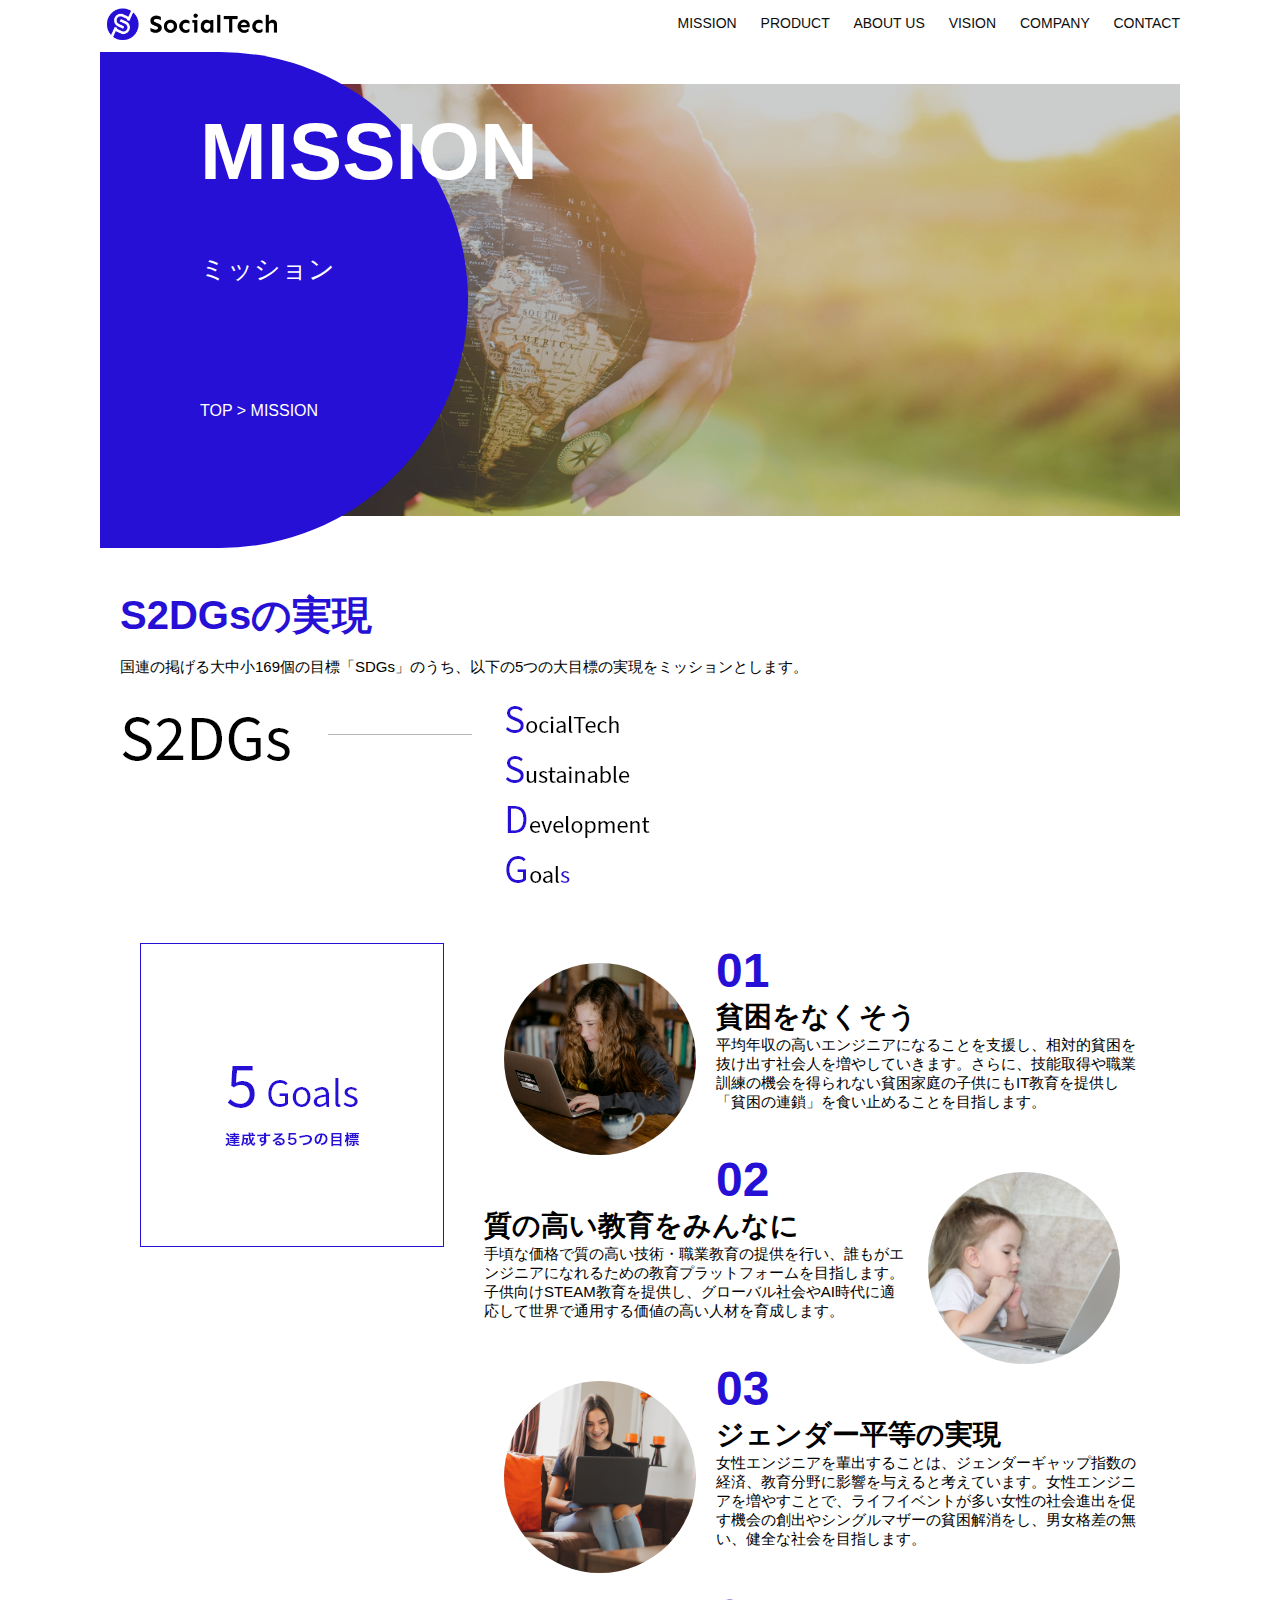
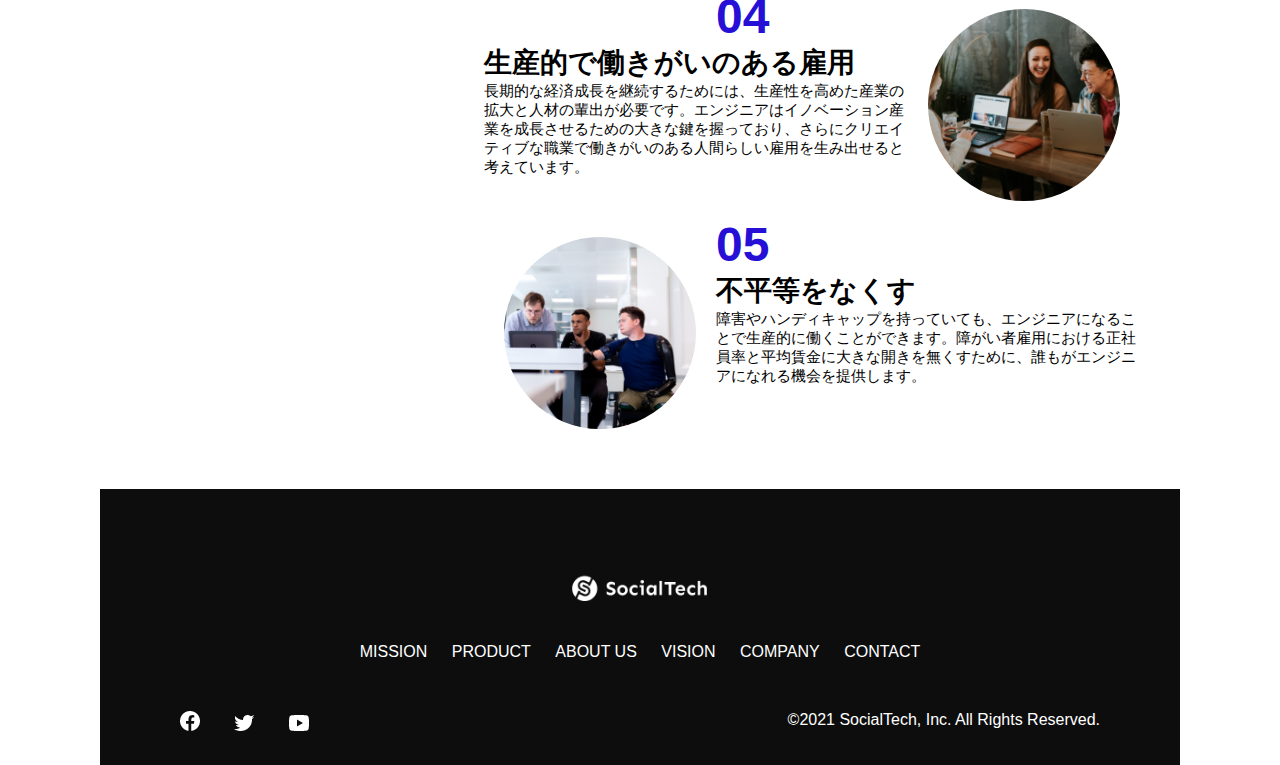
<file: sosialtech/SOCIALTECH-jQuery/mission.html>
<!DOCTYPE html>
<html lang="ja">
<head>
  <meta charset="UTF-8">
  <meta name="description" content="SocialTechが目指す5つの目標(S2DGs)を紹介します">
  <meta name="viewport" content="width=device-width, initial-scale=1.0">
  <link rel="stylesheet" href="style.css">
  <title>SosialTech - MISSION ミッション -</title>
</head>

<body>
<!-- ヘッダー -->
<header>
  <!-- ロゴ -->
  <a href="index.html" id="logo"><img src="images/logo.png" alt="トップページに戻る"></a>
  <!-- PC用ナビゲーション -->
  <nav id="nav-pc">
    <a href="mission.html">MISSION</a>
    <a href="product.html">PRODUCT</a>
    <a href="index.html#aboutus">ABOUT US</a>
    <a href="index.html#vision">VISION</a>
    <a href="index.html#company">COMPANY</a>
    <a href="index.html#contact">CONTACT</a>
  </nav>

  <!-- スマホ用メニューボタン -->
  <img id="menu-sp" src="images/button-menu.png" alt="ナビゲーションを開く" onclick="document.getElementById('nav-sp').style.display='block'">

  <!-- スマホ用ナビゲーション -->
  <nav id="nav-sp">
    <img id="close" src="images/button-close.png" alt="ナビゲーションを閉じる" onclick="document.getElementById('nav-sp').style.display = 'none'">
    <a id="logo-sp" href="index.html" onclick="document.getElementById('nav-sp').style.display = 'none'"><img
    src="images/logo-sp.png" alt="トップページに戻る"></a>
    <a class="menu" href="mission.html" onclick="document.getElementById('nav-sp').style.display = 'none'">MISSION</a>
    <a class="menu" href="product.html" onclick="document.getElementById('nav-sp').style.display = 'none'">PRODUCT</a>
    <a class="menu" href="index.html#aboutus" onclick="document.getElementById('nav-sp').style.display = 'none'">ABOUT US</a>
    <a class="menu" href="index.html#vision" onclick="document.getElementById('nav-sp').style.display = 'none'">VISION</a>
    <a class="menu" href="index.html#company" onclick="document.getElementById('nav-sp').style.display = 'none'">COMPANY</a>
    <a class="menu" href="index.html#contact" onclick="document.getElementById('nav-sp').style.display = 'none'">CONTACT</a>
    <div id="sns">
      <a href="https://www.facebook.com/sejuku2013"><img src="images/button-facebook.png" alt="Facebookのリンク"></a>
      <a href="https://twitter.com/samuraijuku"><img src="images/button-twitter.png" alt="Twitterのリンク"></a>
      <a href="https://www.youtube.com/channel/UCCFOQO5aDK0xXam4cUQXT8g"><img src="images/button-youtube.png" alt="YouTubeのリンク"></a>
    </div>
  </nav>
</header>
<main>
  <article>
   <section id="mission-main">
    <div id="mission-title">
      <h1>MISSION</h1>
      <span>ミッション</span>
      <div>TOP > MISSION</div>
    </div>
   </section>
   <section id="mission-s2dgs">
    <h2 class="mission-h2">S2DGsの実現</h2>
    <p>国連の掲げる大中小169個の目標「SDGs」のうち、以下の5つの大目標の実現をミッションとします。</p>
    <img src="images/mission/mission-s2dgs.png" alt="S2DGs">
   </section>
   <section id="mission-5goals">
    <div>
      <img id="s2dgs-image" src="images/mission/mission-5goals.png" alt="5Goals">
    </div>

    <div>
      <div>
        <img class="fivegoals-image-left" src="images/mission/mission-5goals01.png" alt="PCを操作する女の子">
        <span class="fivegoals-number">01</span>
        <h3 class="fivegoals-h3">貧困をなくそう</h3>
        <p class="fivegoals-p">
          平均年収の高いエンジニアになることを支援し、相対的貧困を抜け出す社会人を増やしていきます。さらに、技能取得や職業訓練の機会を得られない貧困家庭の子供にもIT教育を提供し「貧困の連鎖」を食い止めることを目指します。
        </p>
      </div>

      <div>
        <img class="fivegoals-image-right" src="images/mission/mission-5goals02.png" alt="PCを見つめる小さい女の子">
        <span class="fivegoals-number">02</span>
        <h3 class="fivegoals-h3">質の高い教育をみんなに</h3>
        <p class="fivegoals-p">
          手頃な価格で質の高い技術・職業教育の提供を行い、誰もがエンジニアになれるための教育プラットフォームを目指します。子供向けSTEAM教育を提供し、グローバル社会やAI時代に適応して世界で通用する価値の高い人材を育成します。
        </p>
      </div>

      <div>
        <img class="fivegoals-image-left" src="images/mission/mission-5goals03.png" alt="PCを操作する女性">
        <span class="fivegoals-number">03</span>
        <h3 class="fivegoals-h3">ジェンダー平等の実現</h3>
        <p class="fivegoals-p">
          女性エンジニアを輩出することは、ジェンダーギャップ指数の経済、教育分野に影響を与えると考えています。女性エンジニアを増やすことで、ライフイベントが多い女性の社会進出を促す機会の創出やシングルマザーの貧困解消をし、男女格差の無い、健全な社会を目指します。
        </p>
      </div>

      <div>
        <img class="fivegoals-image-right" src="images/mission/mission-5goals04.png" alt="笑顔で話し合う3人の男女">
        <span class="fivegoals-number">04</span>
        <h3 class="fivegoals-h3">生産的で働きがいのある雇用</h3>
        <p class="fivegoals-p">
          長期的な経済成長を継続するためには、生産性を高めた産業の拡大と人材の輩出が必要です。エンジニアはイノベーション産業を成長させるための大きな鍵を握っており、さらにクリエイティブな職業で働きがいのある人間らしい雇用を生み出せると考えています。
        </p>
      </div>

      <div>
        <img class="fivegoals-image-left" src="images/mission/mission-5goals05.png" alt="障害を持つ男性が生き生きと働く様子">
        <span class="fivegoals-number">05</span>
        <h3 class="fivegoals-h3">不平等をなくす</h3>
        <p class="fivegoals-p">
          障害やハンディキャップを持っていても、エンジニアになることで生産的に働くことができます。障がい者雇用における正社員率と平均賃金に大きな開きを無くすために、誰もがエンジニアになれる機会を提供します。
        </p>
      </div>
    </div>
   </section>
  </article>
  <footer>
    <div id="footer-logo">
      <img src="images/logo-sp.png" alt="SocialTech">
    </div>
    <div id="footer-link">
      <a href="mission.html">MISSION</a>
      <a href="product.html">PRODUCT</a>
      <a href="index.html#aboutus">ABOUT US</a>
      <a href="index.html#vision">VISION</a>
      <a href="index.html#company">COMPANY</a>
      <a href="index.html#contact">CONTACT</a>
    </div>
    <div id="sns-footer">
      <a href="https://www.facebook.com/sejuku2013"><img src="images/button-facebook.png" alt="Facebookのリンク"></a>
          <a href="https://twitter.com/samuraijuku"><img src="images/button-twitter.png" alt="Twitterのリンク"></a>
          <a href="https://www.youtube.com/channel/UCCFOQO5aDK0xXam4cUQXT8g"><img src="images/button-youtube.png" alt="YouTubeのリンク"></a>
          <span id="copyright">&copy;2021 SocialTech, Inc. All Rights Reserved. </span>
    </div>
  </footer>
</main>
</body>
</html>
</file>
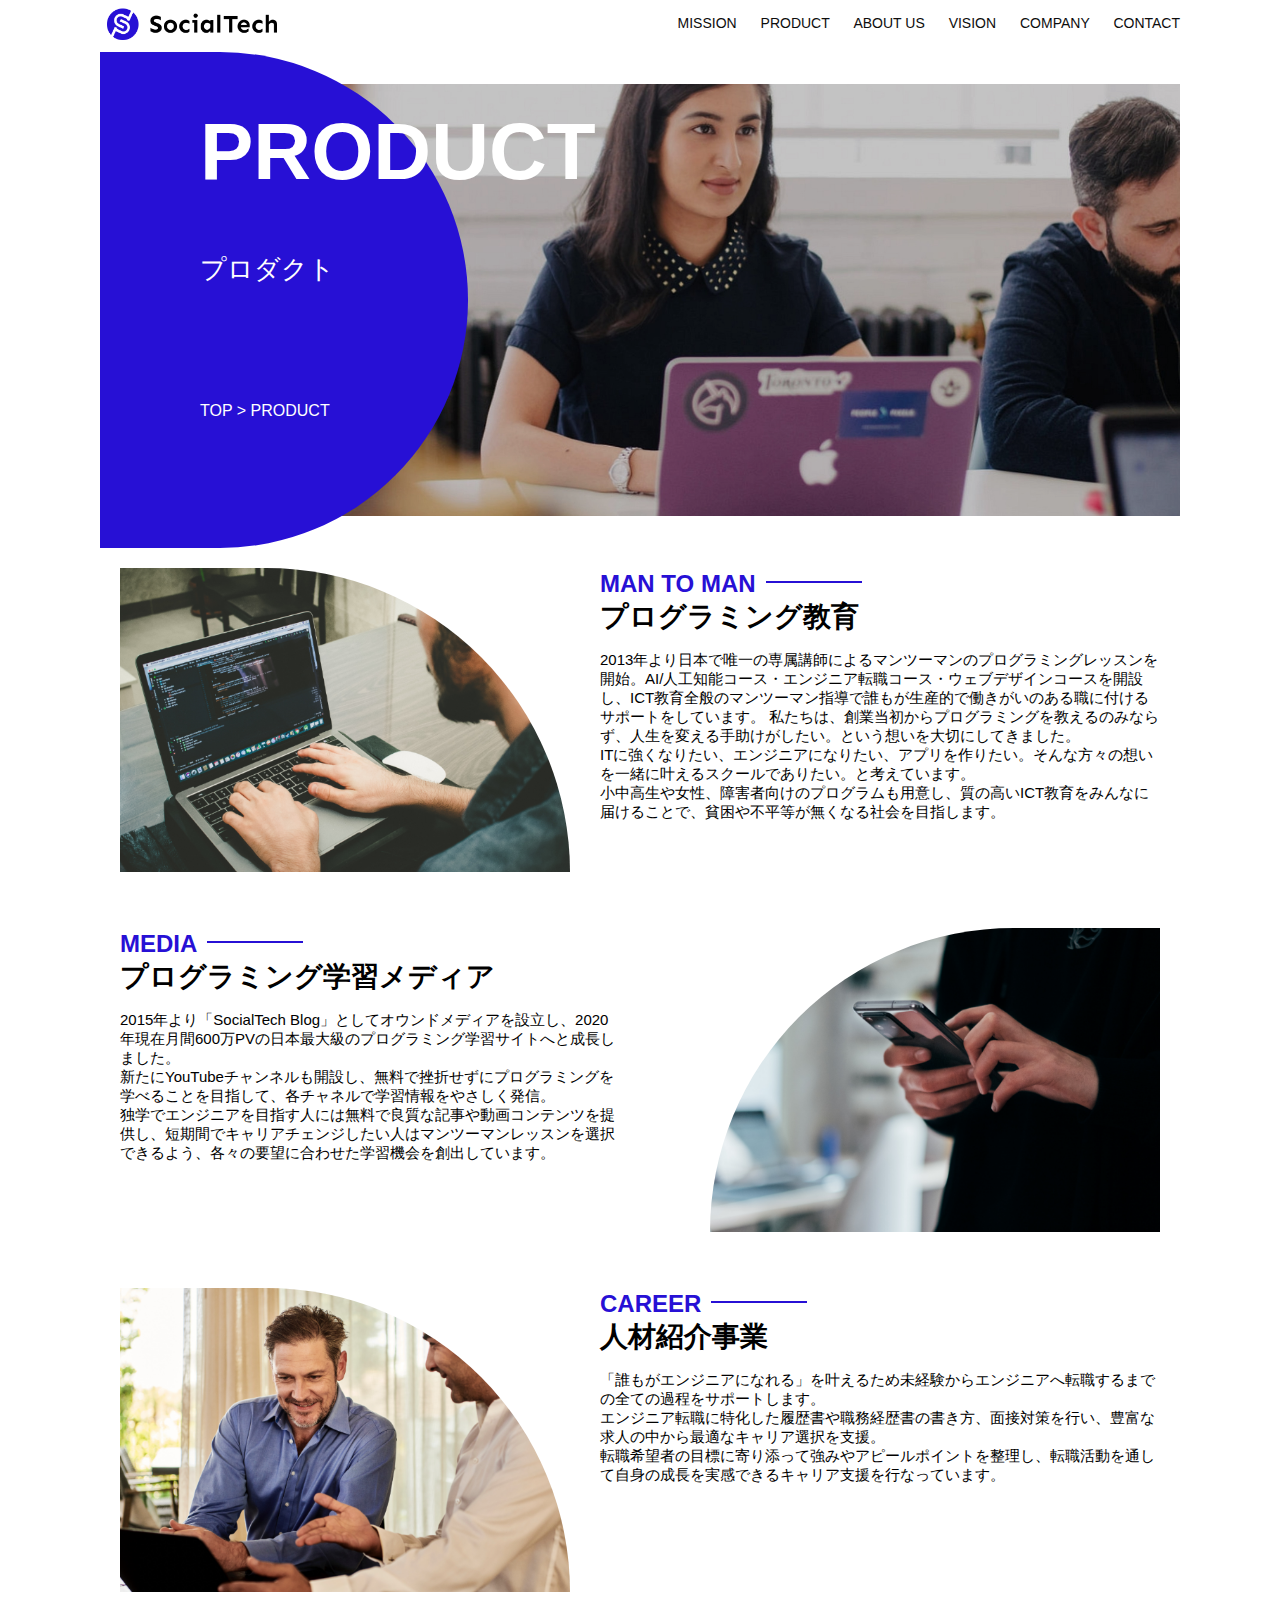
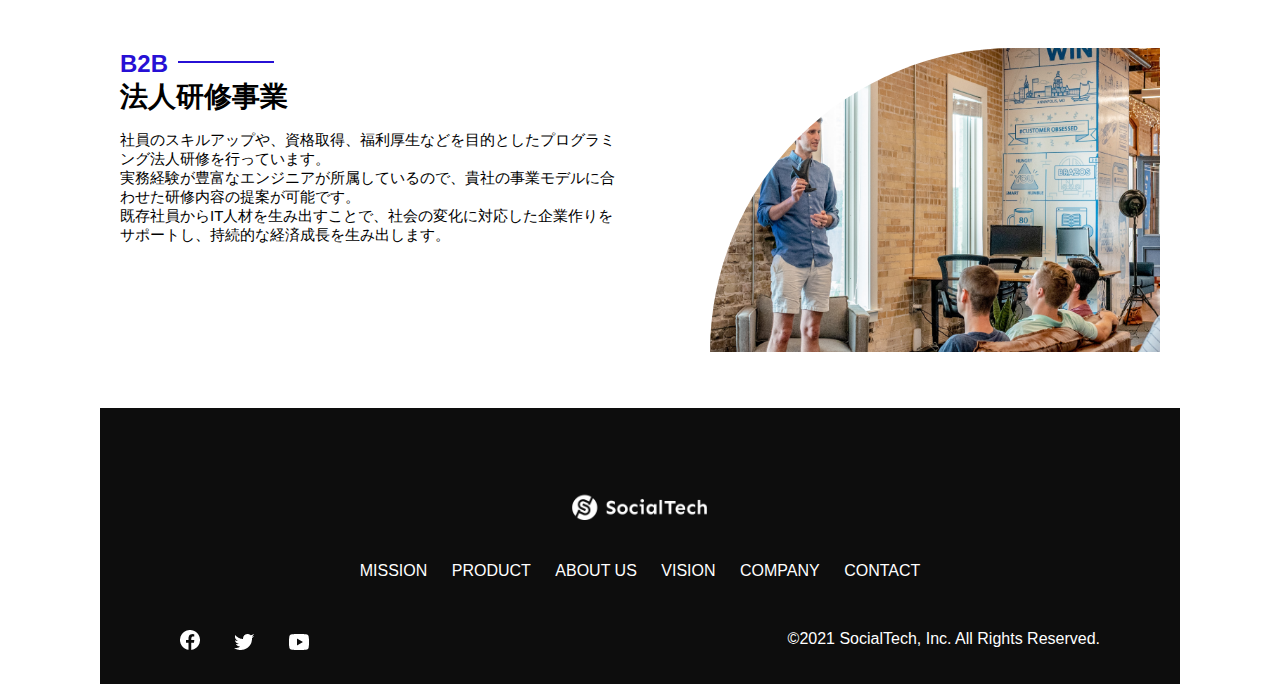
<file: sosialtech/SOCIALTECH-jQuery/product.html>
<!DOCTYPE html>
<html lang="ja">
<head>
  <title>SocialTech -PRODUCT プロダクト-</title>
  <meta charset="UTF-8">
  <meta name="description" content="SocialTechの4つのプロダクトを紹介します">
  <meta name="viewport" content="width=device-width, initial-scale=1.0">
  <link rel="stylesheet" href="style.css">
</head>
<body>
  <!-- ヘッダー-->
  <header>
    <!-- ロゴ -->
    <a href="index.html" id="logo"><img src="images/logo.png" alt="トップページに戻る"></a>

    <!-- PC用ナビゲーション -->
    <nav id="nav-pc">
      <a href="mission.html">MISSION</a>
        <a href="product.html">PRODUCT</a>
        <a href="index.html#aboutus">ABOUT US</a>
        <a href="index.html#vision">VISION</a>
        <a href="index.html#company">COMPANY</a>
        <a href="index.html#contact">CONTACT</a>
    </nav>

    <!-- スマホ用メニューボタン -->
    <img id="menu-sp" src="images/button-menu.png" alt="ナビゲーションを開く" onclick="document.getElementById('nav-sp').style.display = 'block'">

    <!-- スマホ用ナビゲーション -->
    <nav id="nav-sp">
      <img id="close" src="images/button-close.png" alt="ナビゲーションを閉じる" onclick="document.getElementById('nav-sp').style.display = 'none'">
      <a id="logo-sp" href="index.html" onclick="document.getElementById('nav-sp').style.display = 'none'"><img
          src="images/logo-sp.png" alt="トップページに戻る"></a>
      <a class="menu" href="mission.html" onclick="document.getElementById('nav-sp').style.display = 'none'">MISSION</a>
      <a class="menu" href="product.html" onclick="document.getElementById('nav-sp').style.display = 'none'">PRODUCT</a>
      <a class="menu" href="index.html#aboutus" onclick="document.getElementById('nav-sp').style.display = 'none'">ABOUT
        US</a>
      <a class="menu" href="index.html#vision"
        onclick="document.getElementById('nav-sp').style.display = 'none'">VISION</a>
      <a class="menu" href="index.html#company"
        onclick="document.getElementById('nav-sp').style.display = 'none'">COMPANY</a>
      <a class="menu" href="index.html#contact"
        onclick="document.getElementById('nav-sp').style.display = 'none'">CONTACT</a>
      <div id="sns">
        <a href="https://www.facebook.com/sejuku2013"><img src="images/button-facebook.png" alt="Facebookのリンク"></a>
        <a href="https://twitter.com/samuraijuku"><img src="images/button-twitter.png" alt="Twitterのリンク"></a>
        <a href="https://www.youtube.com/channel/UCCFOQO5aDK0xXam4cUQXT8g"><img src="images/button-youtube.png" alt="YouTubeのリンク"></a>
      </div>
    </nav> 
  </header>
  <main>
    <article>
      <section id="product-main">
        <div id="product-title">
          <h1>PRODUCT</h1>
          <span>プロダクト</span>
          <div>TOP > PRODUCT</div>
        </div>
      </section>
      <section class="product-section1">
        <img src="images/product/product-mantoman.png" alt="PCでコードを書く男性">
        <div>
          <h2 class="product-h2">MAN TO MAN</h2>
          <h3 class="product-h3">プログラミング教育</h3>
          <p>
            2013年より日本で唯一の専属講師によるマンツーマンのプログラミングレッスンを開始。AI/人工知能コース・エンジニア転職コース・ウェブデザインコースを開設し、ICT教育全般のマンツーマン指導で誰もが生産的で働きがいのある職に付けるサポートをしています。
            私たちは、創業当初からプログラミングを教えるのみならず、人生を変える手助けがしたい。という想いを大切にしてきました。<br>ITに強くなりたい、エンジニアになりたい、アプリを作りたい。そんな方々の想いを一緒に叶えるスクールでありたい。と考えています。<br>小中高生や女性、障害者向けのプログラムも用意し、質の高いICT教育をみんなに届けることで、貧困や不平等が無くなる社会を目指します。
          </p>
        </div>
     </section>
     <section class="product-section2">
      <div>
        <h2 class="product-h2">MEDIA</h2>
        <h3 class="product-h3">プログラミング学習メディア</h3>
        <p>
          2015年より「SocialTech
             Blog」としてオウンドメディアを設立し、2020年現在月間600万PVの日本最大級のプログラミング学習サイトへと成長しました。<br>新たにYouTubeチャンネルも開設し、無料で挫折せずにプログラミングを学べることを目指して、各チャネルで学習情報をやさしく発信。<br>独学でエンジニアを目指す人には無料で良質な記事や動画コンテンツを提供し、短期間でキャリアチェンジしたい人はマンツーマンレッスンを選択できるよう、各々の要望に合わせた学習機会を創出しています。
           </p>
         </div>
         <img src="images/product/product-media.png" alt="スマートフォンを操作する人">
       </section>
       <section class="product-section1">
         <img src="images/product/product-career.png" alt="笑顔で話し合う2人の男性">
         <div>
           <h2 class="product-h2">CAREER</h2>
           <h3 class="product-h3">人材紹介事業</h3>
           <p>
             「誰もがエンジニアになれる」を叶えるため未経験からエンジニアへ転職するまでの全ての過程をサポートします。<br>エンジニア転職に特化した履歴書や職務経歴書の書き方、面接対策を行い、豊富な求人の中から最適なキャリア選択を支援。<br>転職希望者の目標に寄り添って強みやアピールポイントを整理し、転職活動を通して自身の成長を実感できるキャリア支援を行なっています。<br>
           </p>
         </div>
       </section>
       <section class="product-section2">
         <div>
           <h2 class="product-h2">B2B</h2>
           <h3 class="product-h3">法人研修事業</h3>
           <p>
             社員のスキルアップや、資格取得、福利厚生などを目的としたプログラミング法人研修を行っています。<br>実務経験が豊富なエンジニアが所属しているので、貴社の事業モデルに合わせた研修内容の提案が可能です。<br>既存社員からIT人材を生み出すことで、社会の変化に対応した企業作りをサポートし、持続的な経済成長を生み出します。
           </p>
         </div>
         <img src="images/product/product-b2b.png" alt="講演中の男性とそれを聴く人々">
       </section>
    </article>



        </p>
      </div>
     </section>
    </article>
    <footer>
      <div id="footer-logo">
        <img src="images/logo-sp.png" alt="SocialTech">
      </div>
      <div id="footer-link">
        <a href="mission.html">MISSION</a>
        <a href="product.html">PRODUCT</a>
        <a href="index.html#aboutus">ABOUT US</a>
        <a href="index.html#vision">VISION</a>
        <a href="index.html#company">COMPANY</a>
        <a href="index.html#contact">CONTACT</a>
      </div>
      <div id="sns-footer">
        <a href="https://www.facebook.com/sejuku2013"><img src="images/button-facebook.png" alt="Facebookのリンク"></a>
        <a href="https://twitter.com/samuraijuku"><img src="images/button-twitter.png" alt="Twitterのリンク"></a>
        <a href="https://www.youtube.com/channel/UCCFOQO5aDK0xXam4cUQXT8g"><img src="images/button-youtube.png" alt="YouTubeのリンク"></a>
        <span id="copyright">&copy;2021 SocialTech, Inc. All Rights Reserved. </span>
      </div>
    </footer>
  </main>
</body>
</html>
</file>
<file: sosialtech/SOCIALTECH-jQuery/style.css>
/*PC、スマホ共通スタイル*/

body{
  font-family: "Souce Sans Pro","Hiragino Kaku Gothic ProN",Meiryo,Arial,sans-serif;
}

p{
  font-size: 15px;
} 


.arrow-right {
  color: #2710d5;
}

#submit {
  margin-top: 50px;
}

/*================
PC用のスタイル
================*/
@media screen and (min-width:768px) {
  /*PC用カルーセル設定*/
  .carousel {
    width: 885px;
    margin-left: 20px;
  }

  .carouselImg {
    width: 885px;
  }

/*横幅設定*/
body{
  max-width: 1080px;
  min-width: 900px;
  margin: 0 auto 0 auto;
}

/*ヘッダー*/
header{
  display: flex;
  justify-content: space-between;
}

/*ナビゲーションのレイアウト*/
#nav-pc {
  text-align: right;
font-size: 14px;
padding-top: 15px;
}

/*ナビゲーションのリンクの装飾設定*/
#nav-pc > a {
  text-decoration: none;
  margin-left: 20px;
}

#nav-pc > a:link {
  color: #0d0d0d;
}

#nav-pc > a:visited {
  color: #0d0d0d;
}

#nav-pc > a:hover {
  color: #0d0d0d;
  text-decoration: underline;
}

#nav-pc > a:active {
  color: #0d0d0d;
}


/* スマホ用ナビを非表示 */
#nav-sp,
#menu-sp {
  display: none;
}

/*メインビジュアル*/
#main-visual {
position: relative;
height: 400px;
}


#main-message {
  position: absolute;
  top: 0;
  left: 0;
  border-radius:0 0  476px 0;
  width: 100%;
  height: 100%;
  max-width: 620px;
  background-color: #2710d5;
  color: #ffffff;
  z-index: 11;
}

#main-message > h1 {
  font-size: 60px;
  font-weight: bold;
  margin: 100px 0 0 50px
}

#main-message >p{
  font-size: 28px;
  margin: 0 0 0 50px;
}

#main-visual >img{
  max-width: 620px;
  border-radius: 476px 0 0 0;
  position: absolute;
  top: 0;
  right: 0;
  z-index: 10;
}

/*見出し*/
h2{
  margin: 40px 0 0 0;
}

h2::after{
  content: url(images/line.png);
  margin-left: 10px;
}

h3{
  font-size: 27px;
}

/* ミッション */
#mission{
  margin: 80px auto 80px auto;
  width: 100%;
}

#mission-flex {
  width: 100%;
  display: flex;
}

#mission-flex >div{
  width: 50%;
  margin: 20px;
}

#mission-photo{
  width: 100%;
}

#s2dgs{
  margin-top: 50px;
  
}

/*プロダクト*/
#product{
  background-color: #fafafa;
  width: 100%;
  margin: 80px 0 80px 0;
  padding: 10px 40px 0px 40px;
}

/*外枠*/
#product >div{
  margin-top: 40px;
  display: flex;
}

/*左のカラム*/
#product-left{
  width: 50%;
  margin-right: 20px;
}

/*右のカラム*/
#product-right{
  width: 50%;
  margin-left: 20px;
  margin-top: 80px;
}

/*写真＋説明の枠*/
#product-left >div{
  position: relative;
  height: 480px;
  margin-right: 20px;
}

#product-right >div{
  position: relative;
  height: 480px;
  margin-right: 20px;
}

/*画像*/
.product-photo {
  width: 100%;
}

/*説明文の枠*/
.product-explain{
  background-color: #ffffff;
  position: absolute;
  left: 0;
  top: 280px;
  margin: 0 40px 0 40px;
  padding: 20px;
  box-shadow: 5px 5px 10px rgba(0,0,0,0.05);
}

/*説明文の英語*/
.product-explain >span{
  color: #2710d5;
  font-weight: bold;
  font-size: 16px;
  margin: 0;
}

/*説明文の見出し*/
.product-explain >h3{
  font-size: 20px;
  margin: 5px 0 5px 0 ;
}

/*説明文*/
.product-explain >p{
  font-size: 14px;
  margin: 0;
}

/*「もっとみる」ボタン*/
#product-more{
  margin: 0 auto -42px auto;
}

/* ABOUT US */
#aboutus{
  margin: 80px auto 80px auto;
}

/* 3つの組織文化と画像を入れる枠 */
#aboutus >div{
  display: flex;
}

/* 画像 */
.culture-img{
  width: 100%;
  align-self: flex-start;
}

.culture-img2{
  margin-top: 50px ;
  width: 100%;
}

/* 3つの組織文化の表 */
.culture-table {
  max-width: 500px;
  margin-right: 50px;
  max-width: 500px;
}

/* 番号 */
.culture-num{
  font-size: 80px;
  color: #2710d5;
  margin:0 20px 0 0;
}

/* 組織文化英語 */
.culture-en {
  color: #2710d5;
  font-weight: bold;
  font-size: 24px;
  display: block;
}

/* 組織文化日本語 */
.culture-jp {
  font-size: 28px;
  font-weight: bold;
}

/* 説明文 */
.culture-description {
  margin: 0;
}

/* ビジョン */
#vision{
  margin: 80px auto 80px auto;
}

/* セクション内の外枠 */
#vision >div{
  width: 100%;
  display: flex;
  justify-content: space-between;
  flex-wrap: wrap;
}

/*７つの行動指針の枠*/
.vision-box{
  width: 300px;
  height: 300px;
  margin-bottom: 30px;
  position: relative;
}

.vision-box >img{
  width: 100%;
  height: auto;
  position: absolute;
  top: 0;
  left: 0;
  z-index: 30;
}

.vision-box >span{
  position: absolute;
  top: 0;
  left: 0;
  z-index: 31;
  margin-right: 20px
}

.vision-box >span >h4{
  color: #2710d5;
  font-size: 24px;
  margin: 80px 0 0 0;
}

.vision-box > span >h4::first-letter{
  font-size: 40px;
}

.vision-box > span > h5{
  font-size: 20px;
  margin: 0 0 0 0;
}

.vision-box > span > p{
  margin: 10px 0 0 0;
}

/*会社概要*/
#company {
  margin: 80px auto 80px auto;
}

#company-table {
  width: 100%;
}

.tableheader {
  text-align: left;
  padding: 20px;
  border-bottom-color:#2710d5 ;
  border-bottom-width: 1px;
  border-bottom-style: solid;
  width: 100px;
}

.tableheader-first {
  text-align: left;
  padding: 20px;
  border-bottom-color: #2710d5;
  border-bottom-width: 1px;
  border-bottom-style: solid;
  border-top-color: #2710d5;
  border-top-width: 1px;
  border-top-style: solid;
  width: 100px;
}

.cell {
  padding: 30px;
  border-bottom-color: #ececec;
  border-bottom-width: 1px;
  border-bottom-style: solid;
}
.cell-first {
  padding: 30px;
  border-bottom-color: #ececec;
  border-bottom-width: 1px;
  border-bottom-style: solid;
  border-top-color:#ececec;
  border-top-width: 1px;
  border-top-style: solid;
  
}

#company > iframe {
  width: 100%;
  height: 368px;
  margin-top: 40px;
}

/* お問い合わせ*/
#contact {
  margin: 80px auto 80px auto;
}

/* 外枠 */
#contact > form > div {
display: flex;
flex-direction: row;
flex-wrap: wrap;
padding-bottom: 30px;
}

/*左列の見出し*/
.contact-heading {
  width: 240px;
  align-self: center;
}

/* 見出しのラベル */
.contact-label {
  font-weight: bold;
  width: 200px;
}

/* 必須 */

.contact-span {
  color: #ce2222;
  margin: 0 0 0 20px;
  font-weight: bold;
}

/* テキストボックス */
.contact-textbox {
  border-top: 0;
  border-left: 0;
  border-right: 0;
  border-bottom-width: 1px;
  border-bottom-color: #707070;
  border-style: solid;
  background-color: #fafafa;
  width: 400px;
  height: 56px;
}

/* お問い合わせ内容のテキストエリア */
.contact-textarea {
  border-top: 0;
  border-left: 0;
  border-right: 0;
  border-bottom-width: 1px;
  border-bottom-color: #707070;
  background-color: #fafafa;
  width: 400px;
  height: 200px;
}

/* 個人情報の取り扱い */

details{
  width: 700px;
}

details >div {
  background-color: #fafafa;
  padding: 20px;
}

details >div > span {
  font-weight: bold;
}

/* フッター */
footer {
  background-color: #0d0d0d;
  text-align: center;
  padding: 80px 80px 30px 80px;
}

#footer-logo {
  margin-bottom: 30px;
}

#footer-link {
  margin-bottom: 50px;
}

#footer-link > a {
  text-decoration: none;
  margin: 10px;
}

#footer-link >a:link {
  color: #ffffff;
}

#footer-link > a:visited {
  color: #ffffff;
}

#footer-link > a:hover {
  color: #ffffff;
  text-decoration: underline;
}

#footer-link > a:active {
  color: #ffffff;
}

#sns-footer {
  text-align: left;
  width: 100%;
}

#sns-footer > a {
  margin-right: 30px;
}

#copyright {
  color: #ffffff;
  text-align: right;
  float: right;
}

/* mission.html用スタイル */
/* ミッション用のメインビジュアル */
#mission-main {
  height: 496px;
  width: 100%;
  background-image: url("images/mission/mission-main.png");
  background-repeat: no-repeat;
  background-position-y: center;
}

#mission-title {
  background-color: #2710d5;
  width: 368px;
  color: #ffffff;
  height: 496px;
  border-radius: 0 248px 248px 0;
  position: relative;
}

#mission-title > h1 {
  position: absolute;
  top: 0;
  left: 100px;
  font-size: 80px;
}

#mission-title > span {
  position: absolute;
  top: 200px;
  left: 100px;
  font-size: 26px;
}

#mission-title > div {
  position: absolute;
  top: 350px;
  left: 100px;
  font-size: 16px;
}

#mission-s2dgs {
  width: 100%;
  margin: 20px;
}

.mission-h2 {
  color: #2710d5;
  font-size: 40px;
}

.mission-h2::after {
  content: none;
}

#mission-5goals {
  margin: 20px;
  display: flex;
}

#mission-5goals > div {
  flex-grow: 1;
  padding: 20px;
}

#mission-5goals > div > div {
  margin-bottom: 40px;
}

.fivegoals-image-right {
  float: right;
  margin: 20px;
}

.fivegoals-image-left {
  float: left;
  margin: 20px;
}

.fivegoals-number {
  color: #2710d5;
  font-size: 48px;
  font-weight: bold;
  margin: 0;
}

.fivegoals-h3 {
  font-size: 28px;
  margin: 0;
}

.fivegoals-p {
  margin: 0;
}

/* プロダクトページ */
#product-main {
  height: 496px;
  width: 100%;
  background-image: url("images/product/product-main.png");
  background-repeat: no-repeat;
  background-position-y: center;
}

#product-title {
  background-color: #2710d5;
  width: 368px;
  color: #ffffff;
  height: 496px;
  border-radius: 0 248px 248px 0;
  position: relative;
}

#product-title > h1 {
  position: absolute;
  top: 0;
  left: 100px;
  font-size: 80px;
}

#product-title > span {
  position: absolute;
  top: 200px;
  left: 100px;
  font-size: 26px;
}

#product-title > div {
  position: absolute;
  top: 350px;
  left: 100px;
  font-size: 16px;
}

/* セクション1 */
.product-section1 {
  position: relative;
  margin: 20px;
  height: 340px;
}

.product-section1 > img {
  position: absolute;
  top: 0;
  left: 0;
  width: 450px;
  margin: 0 40px 30px 0;
  border-radius: 0 432px 0 0;
}

.product-section1 > div {
  position: absolute;
  top: 0;
  left: 480px;
}

/* セクション2 */
.product-section2 {
  position: relative;
  margin: 20px;
  height: 340px;
}

.product-section2 > img {
  position: absolute;
  top: 0;
  right: 0;
  width: 450px;
  margin: 0 0 30px 40px;
  border-radius: 432px 0 0 0;
}

.product-section2 > div {
  width: 500px;
  position: absolute;
  top: 0;
  left: 0;
}

.product-h2 {
  color: #2710d5;
  font-size: 24px;
  margin: 0;
}

.product-h3 {
  font-size: 28px;
  margin: 0;
}


}

/*==================
スマートフォン用のスタイル
=====================*/
@media screen and (max-width: 767px) {
  /* スマホ用カルーセル設定 */
  .carousel {
    width: 375px;
    margin: 0 auto 0 auto;
  }

  .carouselImg {
    width: 375px;
  }

body {
  min-width: 375px;
  margin: 0;
}

/* PC用ナビゲーション非表示 */
#nav-pc {
  display: none;
}

/* ハンバーガーメニュー */
#menu-sp {
  position: absolute;
  top: 0px;
  right: 0px;
}



/* スマホ用ナビゲーションの表示切替 */
/* 初期状態　レイアウトと非表示設定 */
#nav-sp {
  background-color: #2710d5;
  position: absolute;
  left: 0;
  top: 0;
  height: 100%;
  width: 100%;
  display: none;
  z-index: 100;
}

/* xボタン */
#close {
  position: absolute;
  top: 20px;
  right: 20px;
}

/* ナビゲーションメニュー用ロゴ */
#logo-sp {
  margin: 80px 0 30px 20px;
}

/* ナビゲーションのリンクの装飾設定 */
#nav-sp > a {
  display: block;
}

#nav-sp > a:link {
  color: #ffffff;
}

#nav-sp > a:visited {
  color: #ffffff;
}

#nav-sp > a:hover {
  color: #ffffff;
  text-decoration: underline;
}

#nav-sp > a:active {
  color: #ffffff;
}


#nav-sp >.menu {
  text-decoration: none;
  display: block;
  margin: 0 20px 0 20px;
  height: 44px;
  font-size: 16px;
  background-image: url("images/arrow.png");
  background-repeat: no-repeat;
  background-position: right top;
}

#sns {
  position: absolute;
  bottom: 20px;
  left: 20px;
}

#sns > a {
  margin-right: 30px;
}

/* メインビジュアル */

#main-visual {
  position:relative ;
  height: 470px;
  width: 100%;
  overflow: hidden;
}

#main-visual > div {
  position: absolute;
  top: 0;
  left: 0;
  background-color: #2710d5;
  color: white;
  border-radius: 0 0 476px 0;
  text-align: center;
  height: 280px;
  width: 100%;
  z-index: 11;
}

#main-visual>div>div {
  margin: 100px 0 auto 0;	
}

#main-visual > div > h1 {
  font-size: 28px;
  margin: 90px 0 0 0;
}

#main-visual > div >p {
  margin: 0;
}

#main-visual > img {
  width: 100%;
  border-radius: 476px 0 0 0;
  z-index: 10;
  position: absolute;
  bottom: 0;
  right: 0;
}

/* 見出し */
h2::after {
  content: url("images/line.png");
  margin-left: 10px; 
}

h3 {
  font-size: 24px;
  margin: 10px 0 0 0;
}

/* ミッション */
#mission{
  margin: 20px;
} 

#mission-photo {
  width: 100%;
}

#s2dgs {
  width: 100%;
}

/* プロダクト */
#product {
  background-color: #fafafa;
  padding-top: 10px;
}

#product h2 {
  margin-left: 20px;
}

/* 外枠 */
/* 左右のカラム　スマホでは縦並び */
#product-left,
#product-right {
margin-left: 20px;
margin-right: 20px;
}

/* 画像＋説明の枠 */
#product-left > div,
#product-right > div {
  position: relative;
  height: 540px;
}

/* 説明文の枠 */
.product-explain {
  background-color: #ffffff;
  position: absolute;
  left: 0;
  bottom: 50px;
  padding: 20px;
  box-shadow: 5px 5px 10px rgba(0,0,0,0.05);
}

.product-explain > span {
  color: #2710d5;
  font-weight: bold;
  font-size: 16px;
  margin: 0px;
}

.product-explain > h3 {
  margin: 10px 0 10px 0; 
} 

/* 画像 */
.product-photo {
  width: 100%;
}

#product-more > img {
  margin: 0 0 -42px 20px;
}

/*ABOUT US*/
#aboutus {
  margin: 80px 20px 80px 20px;
}

#aboutus > div {
  display: flex;
  flex-direction: column;
}

.culture-table {
  width: 100%;
  padding-right: 20px;
  order: 2;
}

.culture-img {
  width: 100%;
  order: 1;
}

.culture-img2 {
  width: 100%;
}

.culture-num {
  font-size: 80px;
  color: #2710d5;
}

.culture-en {
  color: #2710d5;
  font-weight: bold;
  font-size: 24px;
  display: block;
}

.culture-jp {
  display: block;
}

.culture-description {
  margin: 0;
}

/* ビジョン */

#vision {
  margin: 80px 20px 80px 20px0;
}

.vision-box {
  width: 300px;
  height: 300px;
  margin-bottom: 30px;
  position: relative;
}

.vision-box > img {
  width: 100%;
  height: auto;
  position: absolute;
  top: 0;
  left: 0;
  z-index: 30;
}

.vision-box > span {
  position: absolute;
  top: 0;
  left: 0;
  z-index: 31;
  margin-right: 20px;
}

.vision-box > span > h4 {
  color: #2710d5;
  font-size: 24px;
  margin: 60px 0 0 0;
}

.vision-box > span > h5 {
  font-size: 20px;
  margin:  0 0 0 0;
}

.vision-box > span > p {
  margin: 10px 0 0 0;
}

/* 会社概要 */
#company {
  margin: 0 20px 0 20px;
}

#company > h3 {
  margin-bottom: 20px;
}

#company > table {
  width: 100%;
}

.tableheader-first {
  text-align: left;
  padding: 20px;
  border-bottom-color: #2710d5;
  border-bottom-width: 1px;
  border-bottom-style: solid;
  border-top-color: #2710d5;
  border-top-width: 1px;
  border-top-style: solid;
  width: 50px;
}

.tableheader {
  text-align: left;
  padding: 20px;
  border-bottom-color: #2710d5;
  border-bottom-width: 1px;
  border-bottom-style: solid;
  width: 50px;
}

.cell {
  padding: 20px;
  border-bottom-color: #ececec;
  border-bottom-width: 1px;
  border-bottom-style: solid;
}

.cell-first {
  padding: 20px;
  border-bottom-color: #ececec;
  border-bottom-width: 1px;
  border-bottom-style: solid;
  border-top-color: #ececec;
  border-top-width: 1px;
  border-top-style: solid;
}

#company > iframe {
  width: 100%;
  height: 240px;
  margin: 40px 0 0 0;
}

/* お問い合わせ */
#contact {
  margin: 80px 20px 80px 20px;
}

#contact > h3 {
  margin-bottom: 20px;
}

#contact > form > div {
  margin-bottom: 20px;
}

.contact-heading {
  margin-bottom: 20px;
}

/* ラベル */
.contact-label {
  font-weight:bold ;
  width: 200px;
}

/* 必須 */
.contact-span {
  color: #ce2222;
  margin: 0 0 0 20px;
  font-weight: bold;
}

.contact-textbox {
  height: 56px;
  border-top: 0;
  border-left: 0;
  border-right: 0;
  background-color: #fafafa;
  border-bottom-color: #707070;
  border-bottom-width: 1px;
  border-bottom-style: solid;
  min-width: 300px;
  width: 100%;
}

.contact-textarea {
  height: 150px;
  border-top: 0;
  border-left: 0;
  border-right: 0;
  background-color: #fafafa;
  width: 100%;
}

.radiobutton {
  margin-bottom: 20px;
}

.radiobutton + label::after {
  content: "\A";
  white-space: pre;
}

/* フッター */
footer {
  background-color: #0d0d0d;
  padding: 30px 20px 50px 20px;
}

#footer-logo {
  margin-bottom: 30px;
}

#footer-link {
  margin-bottom: 50px;
}

#footer-link > a {
  text-decoration: none;
  margin: 0 20px 30px 0;
  display: block;
  background-image: url("images/arrow.png");
  background-repeat: no-repeat;
  background-position: right top;
}

#footer-link > a:link {
  color: #ffffff;
}


#footer-link > a:visited {
  color: #ffffff;
}

#footer-link > a:hover {
  color: #ffffff;
  text-decoration: underline;
}

#footer-link > a:active {
  color: #ffffff;
}

#sns-footer {
  display: block;
  width: 100%;
}

#sns-footer > a {
  margin-right: 30px;
}

#copyright {
  font-size: 12px;
  display: block;
  margin-top: 30px;
  color: #ffffff;
}

/* mission.html用スタイル */
/* ミッションのメインビジュアル */
#mission-main {
  height: 256px;
  width: 100%;
  background-image: url("images/mission/mission-main.png");
  background-repeat: no-repeat;
  background-position-y: center;
  background-size: auto 208px;
}

#mission-title {
  background-color: #2710d5;
  width: 136px;
  color: #ffffff;
  height: 256px;
  border-radius: 0 248px 248px 0;
  position: relative;
}

#mission-title > h1 {
  position: absolute;
  top: 0;
  left: 20px;
  font-size: 40px;
}

#mission-title > span {
  position: absolute;
  top: 110px;
  left: 20px;
  font-size: 18px;
}

#mission-title > div {
  position: absolute;
  top: 180px;
  left: 20px;
  font-size: 13px;
}

/* missionページ　S2DGsの設定 */
#mission-s2dgs {
  margin: 20px;
}

.mission-h2 {
  color: #2710d5;
  font-size: 38px;
  margin: 0;
}

.mission-h2::after {
  content: none;
}

#mission-s2dgs > img {
  width: 100%;
}

#section-s2dgs > img {
  width: 100%;
}

/* ミッションページ　５Goalsの設定 */
#mission-5goals {
  margin: 20px;
}

#mission-5goals > div > div {
  margin-bottom: 40px;
}

#s2dgs-image {
  width: 100%;
}

.fivegoals-image-right {
  margin: 20px auto 20px auto;
  display: block;
}

.fivegoals-image-left {
  margin: 20px auto 20px auto;
  display: block;
}

.fivegoals-number {
  color: #2710d5;
  font-size: 48px;
  margin: 0;
}

.fivegoals-h3 {
  font-size: 28px;
  margin: 0;
}

.fivegoals-p {
  margin: 0;
}

/* プロダクトページ */
#product-main {
  height: 256px;
  width: 100%;
  background-image: url("images/product/product-main.png");
  background-repeat: no-repeat;
  background-position-y: center;
  background-size: auto 208px;
}

#product-title {
  background-color: #2710d5;
  width: 136px;
  color: #ffffff;
  height: 256px;
  border-radius: 0 248px 248px 0;
  position: relative;
}

#product-title > h1 {
  position: absolute;
  top: 0;
  left: 20px;
  font-size: 40px;
}

#product-title > span {
  position: absolute;
  top: 110px;
  left: 20px;
  font-size: 18px;
}

#product-title > div {
  position: absolute;
  top: 180px;
  left: 20px;
  font-size: 13px;
}

.product-section1 {
  margin: 20px;
}

.product-section1 > img {
  width: 100%;
  border-radius: 0 300px 0 0;
}

.product-section2 {
  margin: 20px;
  display: flex;
  flex-direction: column;
}

.product-section2 > img {
  order: 1;
  width: 100%;
  border-radius: 300px 0 0 0;
}

.product-section2 > div {
  order: 2;
}

.product-h2 {
  color: #2710d5;
  font-size: 24px;
  /*width:250px;*/
  margin: 0;
}

.product-h3 {
  font-size: 28px;
  margin: 0;
}
}
</file>
